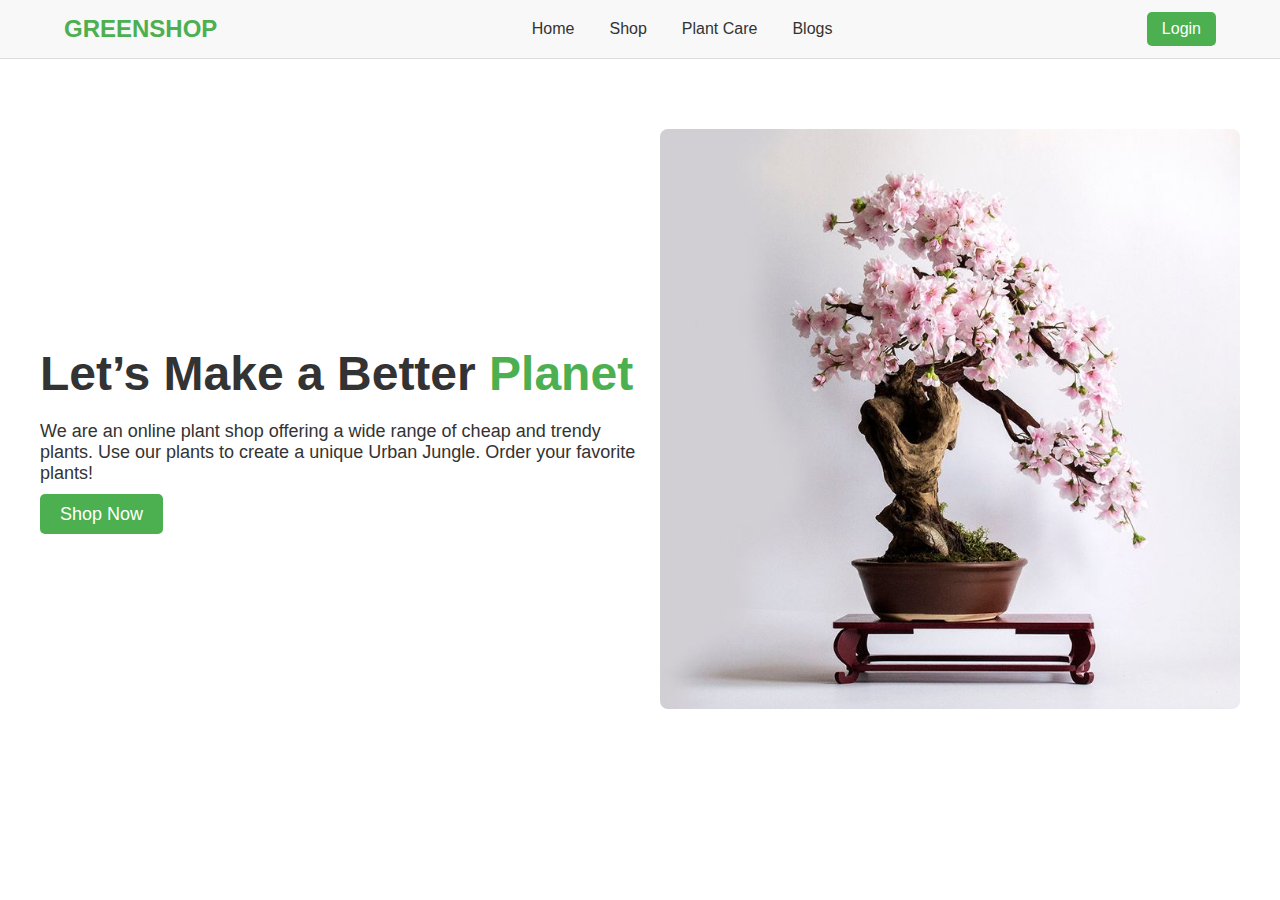
<file: hw10/index.html>
<!DOCTYPE html>
<html lang="en">
<head>
    <meta charset="UTF-8">
    <meta name="viewport" content="width=device-width, initial-scale=1.0">
    <title>GreenShop</title>
    <link rel="stylesheet" href="./styles/index.css">
</head>
<body>
    <header class="header">
        <div class="container header-content">
            <div class="logo">GREENSHOP</div>
            <nav class="nav">
                <ul class="menu">
                    <li><a href="#home">Home</a></li>
                    <li class="dropdown">
                        <a href="#shop">Shop</a>
                        <ul class="dropdown-menu">
                            <li><a href="#plants">Plants</a></li>
                            <li class="sub-dropdown">
                                <a href="#tools">Gardening Tools</a>
                                <ul class="sub-dropdown-menu">
                                    <li><a href="#shovels">Shovels</a></li>
                                    <li><a href="#scissors">Scissors</a></li>
                                </ul>
                            </li>
                            <li><a href="#accessories">Accessories</a></li>
                        </ul>
                    </li>
                    <li><a href="#plant-care">Plant Care</a></li>
                    <li><a href="#blogs">Blogs</a></li>
                </ul>
            </nav>
            <a href="#login" class="login-btn">Login</a>
        </div>
    </header>

    <section class="hero">
        <div class="container hero-content">
            <div class="hero-text">
                <h1>Let’s Make a Better <span>Planet</span></h1>
                <p>We are an online plant shop offering a wide range of cheap and trendy plants. Use our plants to create a unique Urban Jungle. Order your favorite plants!</p>
                <a href="#shop" class="btn">Shop Now</a>
            </div>
            <div class="hero-image">
                <img src="./img/sakura.jpg" alt="Plant in a pot">
            </div>
        </div>
    </section>
</body>
</html>
</file>
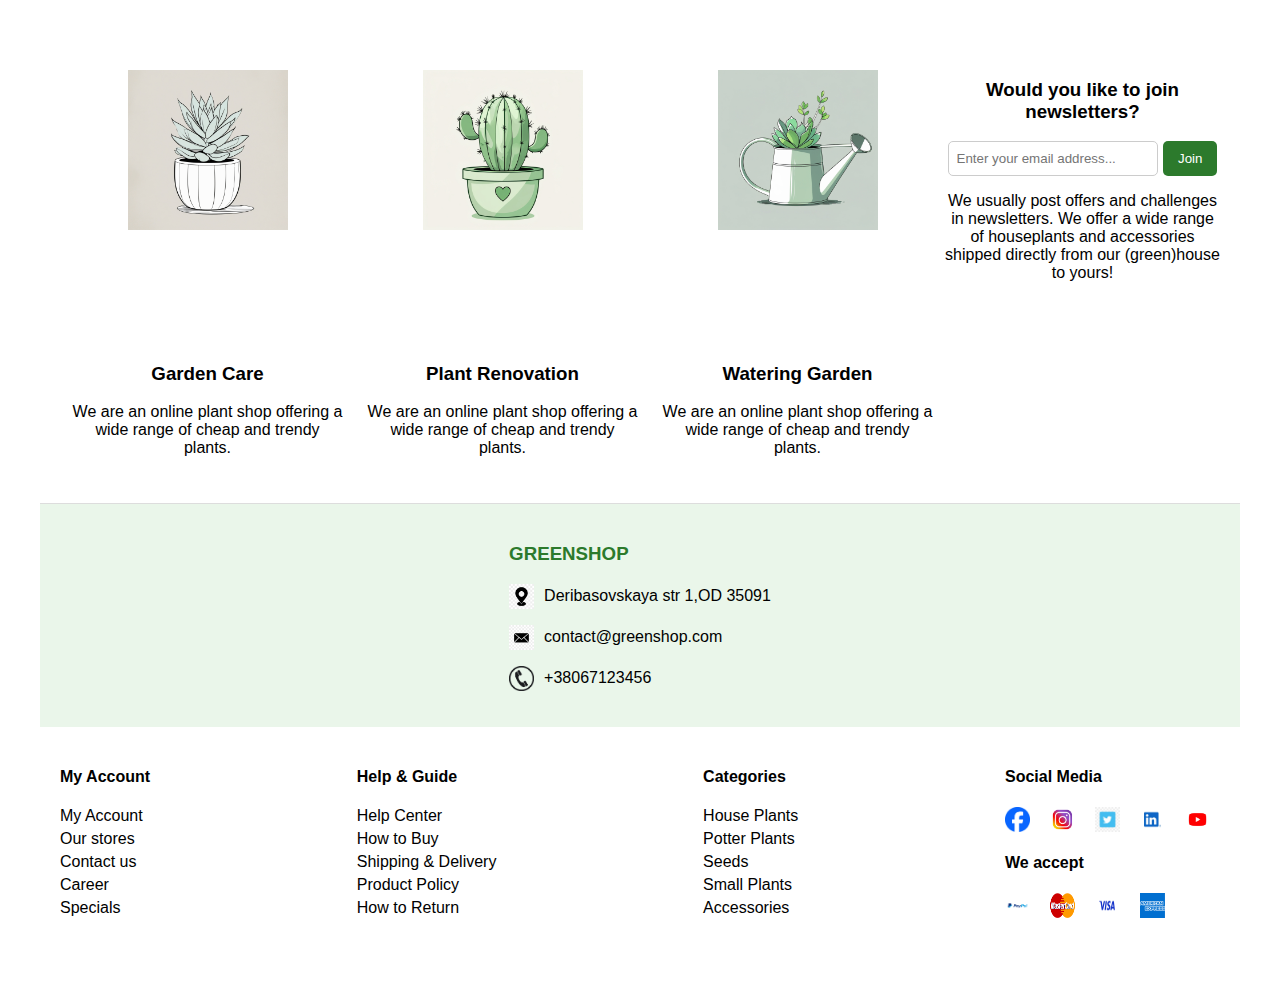
<file: hw11/index.html>
<!DOCTYPE html>
<html lang="ru">
<head>
    <meta charset="UTF-8">
    <meta name="viewport" content="width=device-width, initial-scale=1.0">
    <title>GREENSHOP Footer</title>
    <link rel="stylesheet" href="./styles/index.css">
</head>
<body>
    <footer>
        <div class="top-footer">
            <div class="feature">
                <img src="./img/care.jpg" alt="Garden Care">
                <h3>Garden Care</h3>
                <p>We are an online plant shop offering a wide range of cheap and trendy plants.</p>
            </div>
            <div class="feature">
                <img src="./img/Renovation.jpg" alt="Plant Renovation">
                <h3>Plant Renovation</h3>
                <p>We are an online plant shop offering a wide range of cheap and trendy plants.</p>
            </div>
            <div class="feature">
                <img src="./img/Watering.jpg" alt="Watering Garden">
                <h3>Watering Garden</h3>
                <p>We are an online plant shop offering a wide range of cheap and trendy plants.</p>
            </div>
            <div class="newsletter">
                <h3>Would you like to join newsletters?</h3>
                <div class="newsletter-input">
                    <input type="email" placeholder="Enter your email address...">
                    <button>Join</button>
                </div>
                <p>We usually post offers and challenges in newsletters. We offer a wide range of houseplants and accessories shipped directly from our (green)house to yours!</p>
            </div>
        </div>
        <div class="middle-footer">
            <div class="contact">
                <h3>GREENSHOP</h3>
                <p><img src="./img/location.jpg" class="icon" alt="Location"> Deribasovskaya str 1,OD 35091</p>
                <p><img src="./img/email.jpg" class="icon" alt="Email"> contact@greenshop.com</p>
                <p><img src="./img/phone.png" class="icon" alt="Phone"> +38067123456</p>
            </div>
        </div>
        <div class="bottom-footer">
            <div class="column">
                <h4>My Account</h4>
                <ul>
                    <li>My Account</li>
                    <li>Our stores</li>
                    <li>Contact us</li>
                    <li>Career</li>
                    <li>Specials</li>
                </ul>
            </div>
            <div class="column">
                <h4>Help & Guide</h4>
                <ul>
                    <li>Help Center</li>
                    <li>How to Buy</li>
                    <li>Shipping & Delivery</li>
                    <li>Product Policy</li>
                    <li>How to Return</li>
                </ul>
            </div>
            <div class="column">
                <h4>Categories</h4>
                <ul>
                    <li>House Plants</li>
                    <li>Potter Plants</li>
                    <li>Seeds</li>
                    <li>Small Plants</li>
                    <li>Accessories</li>
                </ul>
            </div>
            <div class="column">
                <h4>Social Media</h4>
                <div class="social-icons">
                    <img src="./img/facebook.png" class="icon" alt="Facebook">
                    <img src="./img/instagram-.webp" class="icon" alt="Instagram">
                    <img src="./img/twitter.png" class="icon" alt="Twitter">
                    <img src="./img/linkedin.jpg" class="icon" alt="LinkedIn">
                    <img src="./img/youtube.avif" class="icon" alt="YouTube">
                </div>
                <h4>We accept</h4>
                <div class="payment-icons">
                    <img src="./img/paypal.png" class="icon" alt="PayPal">
                    <img src="./img/mastercard.png" class="icon" alt="Mastercard">
                    <img src="./img/visa.webp" class="icon" alt="Visa">
                    <img src="./img/amex.svg" class="icon" alt="Amex">
                </div>
            </div>
        </div>
    </footer>
</body>
</html>
</file>
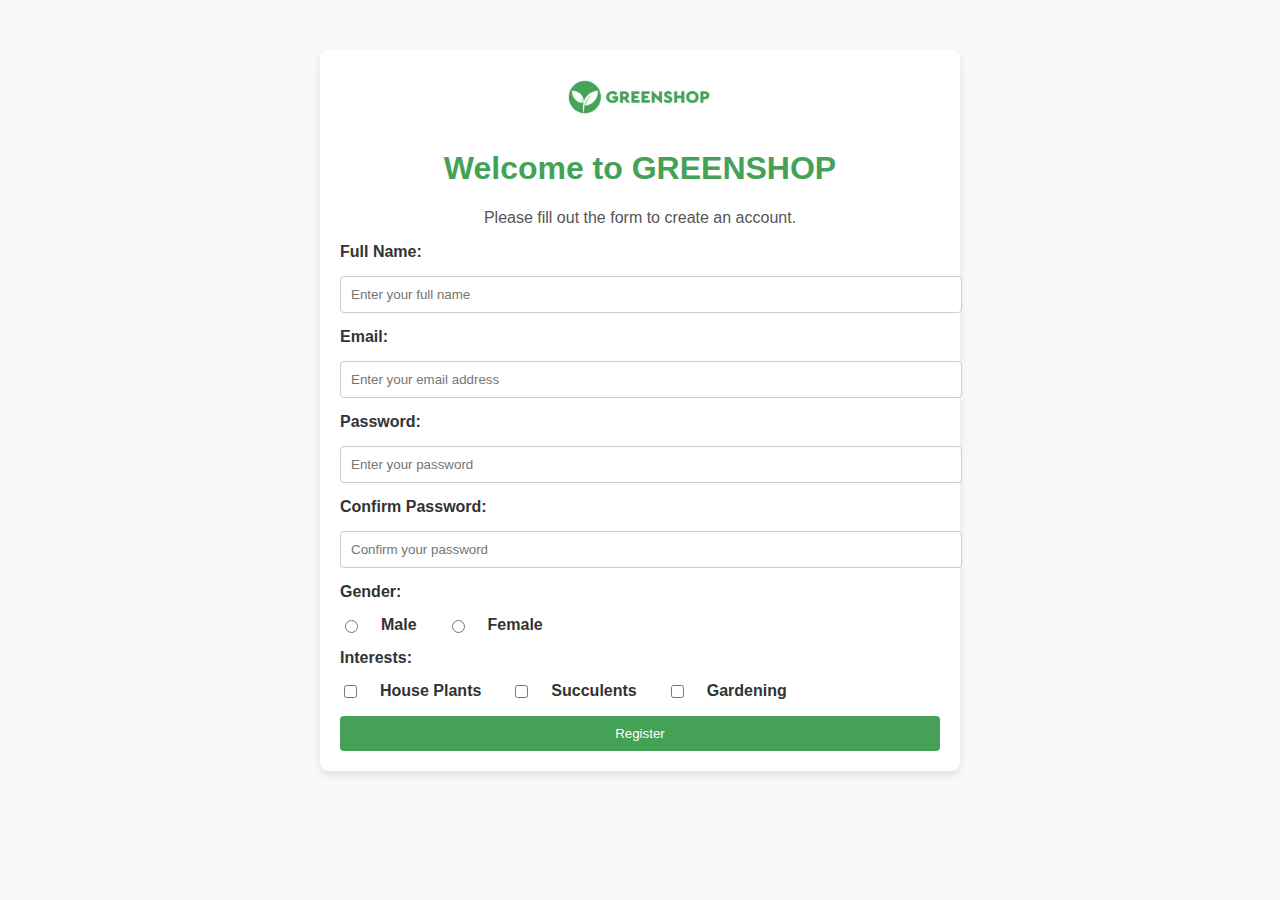
<file: hw5/index.html>
<!DOCTYPE html>
<html lang="en">
<head>
    <meta charset="UTF-8">
    <meta name="viewport" content="width=device-width, initial-scale=1.0">
    <title>GREENSHOP Registration</title>
    <link rel="stylesheet" href="./styles/index.css">
</head>
<body>
    <div class="container">
        <div class="logo">
            <img src="./img/photo_2025-01-07_00-09-05.jpg" alt="GREENSHOP Logo">
        </div>

        <h1>Welcome to GREENSHOP</h1>
        <p>Please fill out the form to create an account.</p>

        <form action="#" method="POST">
            <label for="name">Full Name:</label>
            <input type="text" id="name" name="name" placeholder="Enter your full name" required>

            <label for="email">Email:</label>
            <input type="email" id="email" name="email" placeholder="Enter your email address" required>

            <label for="password">Password:</label>
            <input type="password" id="password" name="password" placeholder="Enter your password" required>

            <label for="confirm-password">Confirm Password:</label>
            <input type="password" id="confirm-password" name="confirm-password" placeholder="Confirm your password" required>

            <label>Gender:</label>
            <div class="gender">
                <input type="radio" id="male" name="gender" value="male" required>
                <label for="male">Male</label>
                <input type="radio" id="female" name="gender" value="female" required>
                <label for="female">Female</label>
            </div>

            <label>Interests:</label>
            <div class="interests">
                <input type="checkbox" id="houseplants" name="interests" value="houseplants">
                <label for="houseplants">House Plants</label>
                <input type="checkbox" id="succulents" name="interests" value="succulents">
                <label for="succulents">Succulents</label>
                <input type="checkbox" id="gardening" name="interests" value="gardening">
                <label for="gardening">Gardening</label>
            </div>

            <button type="submit">Register</button>
        </form>
    </div>
</body>
</html>
</file>
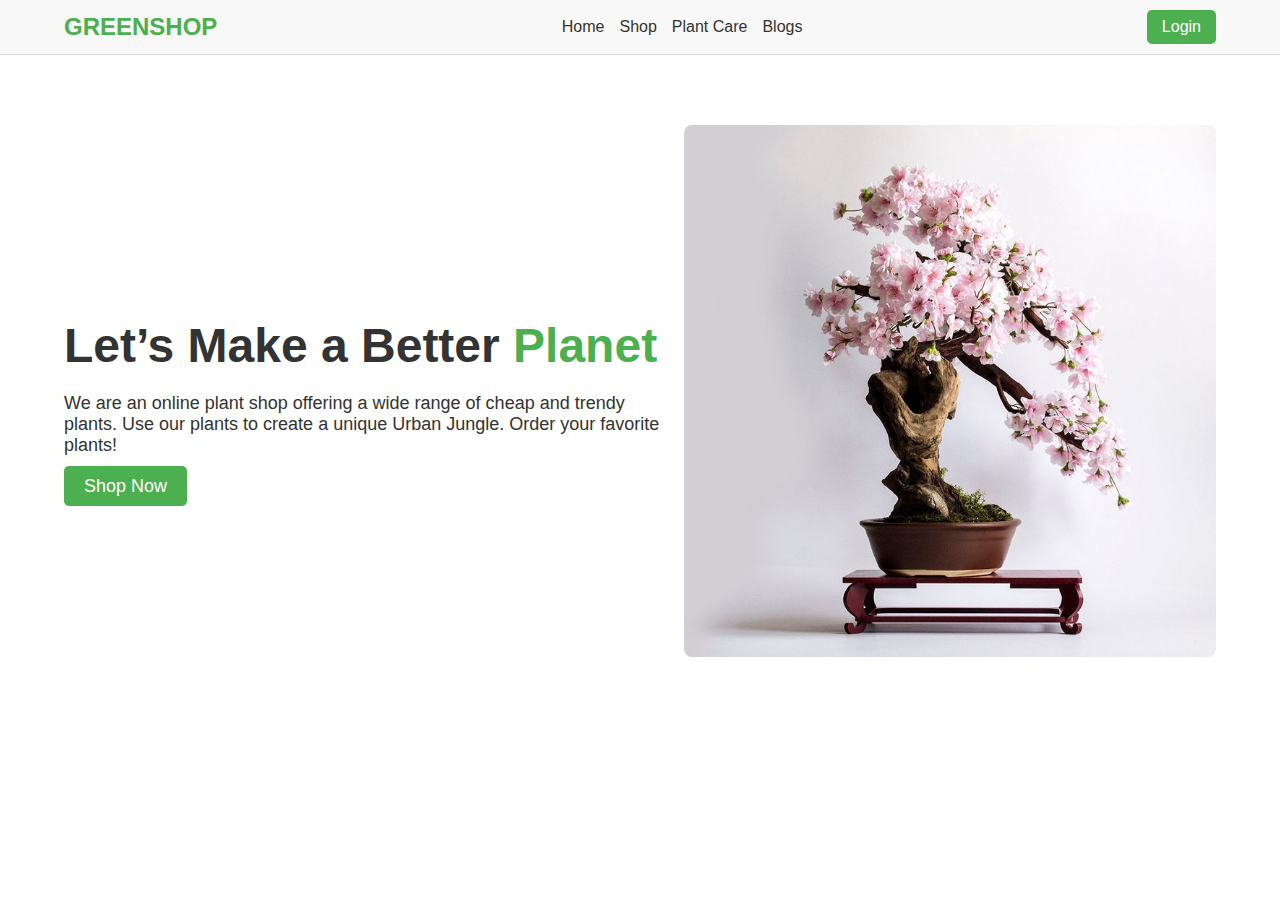
<file: hw6/index.html>
<!DOCTYPE html>
<html lang="en">
<head>
    <meta charset="UTF-8">
    <meta name="viewport" content="width=device-width, initial-scale=1.0, minimum-scale=1.0, maximum-scale=1.0">
    <title>GreenShop</title>
    <link rel="stylesheet" href="./style/index.css">
</head>
<body>
    <header class="header">
        <div class="container header-content">
            <div class="logo">GREENSHOP</div>
            <nav class="nav">
                <a href="#home">Home</a>
                <a href="#shop">Shop</a>
                <a href="#plant-care">Plant Care</a>
                <a href="#blogs">Blogs</a>
            </nav>
            <a href="#login" class="login-btn">Login</a>
        </div>
    </header>

    <section class="hero">
        <div class="container">
            <div class="hero-content">
                <div class="hero-text">
                    <h1>Let’s Make a Better <span>Planet</span></h1>
                    <p>We are an online plant shop offering a wide range of cheap and trendy plants. Use our plants to create a unique Urban Jungle. Order your favorite plants!</p>
                    <a href="#shop" class="btn">Shop Now</a>
                </div>
                <div class="hero-image">
                    <img src="./img/sakura.jpg" alt="Plant in a pot">
                </div>
            </div>
        </div>
    </section>
</body>
</html>
</file>
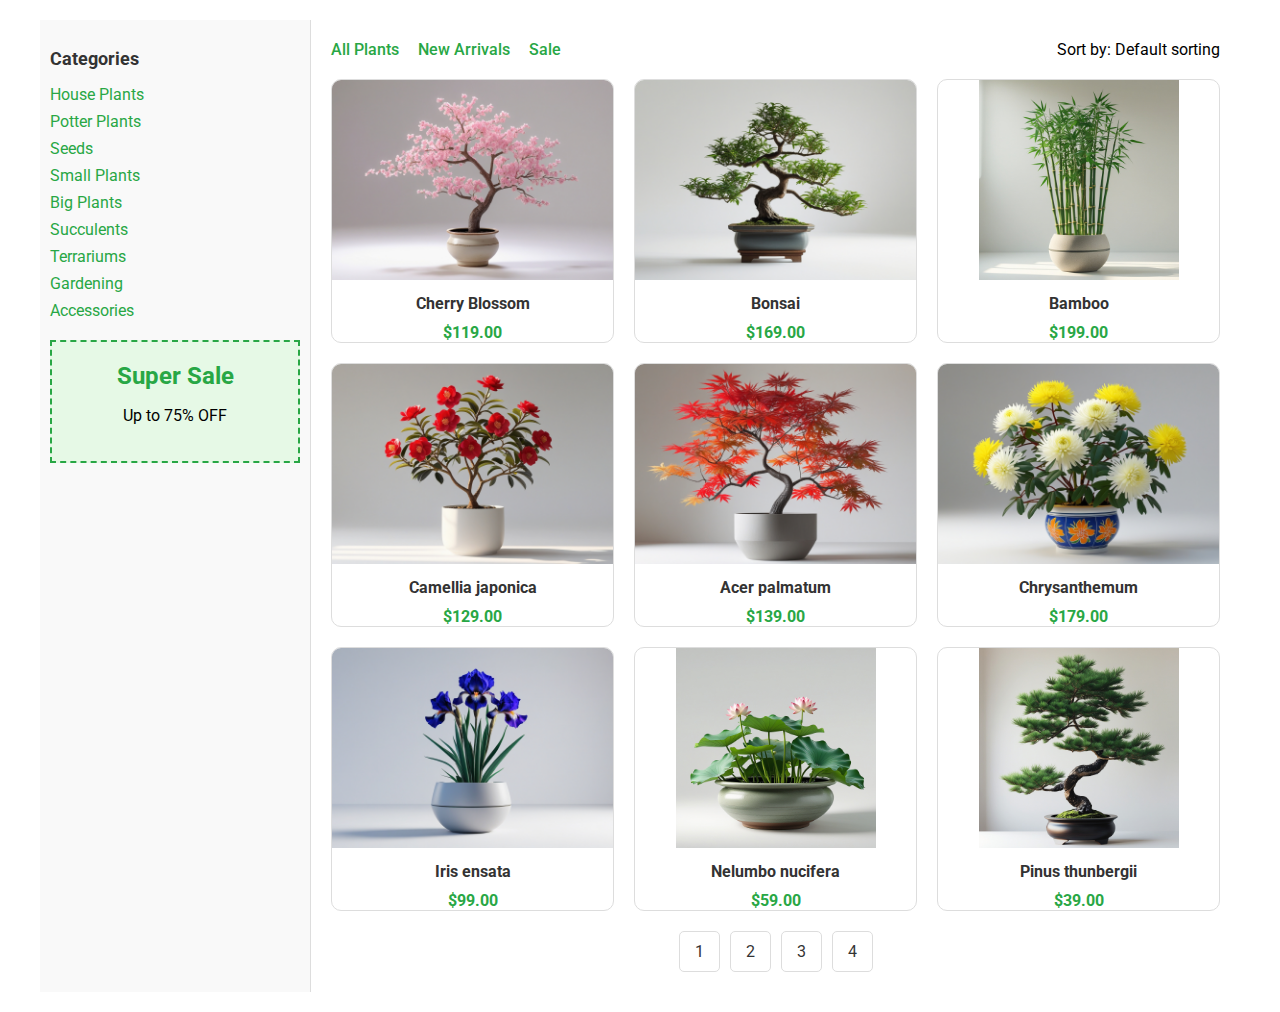
<file: hw7/index.html>
<!DOCTYPE html>
<html lang="en">
<head>
    <meta charset="UTF-8">
    <meta name="viewport" content="width=device-width, initial-scale=1.0">
    <title>GREENSHOP</title>
    <link href="https://fonts.googleapis.com/css2?family=Roboto:wght@400;500;700&display=swap" rel="stylesheet">
    <link rel="stylesheet" href="./style/index.css">
    
</head>
<body>
    <div class="container">
        <div class="sidebar">
            <h3>Categories</h3>
            <ul>
                <li><a href="#">House Plants</a></li>
                <li><a href="#">Potter Plants</a></li>
                <li><a href="#">Seeds</a></li>
                <li><a href="#">Small Plants</a></li>
                <li><a href="#">Big Plants</a></li>
                <li><a href="#">Succulents</a></li>
                <li><a href="#">Terrariums</a></li>
                <li><a href="#">Gardening</a></li>
                <li><a href="#">Accessories</a></li>
            </ul>

            <div class="sale-banner">
                <h2>Super Sale</h2>
                <p>Up to 75% OFF</p>
            </div>
        </div>

        <div class="main-content">
            <div class="filters">
                <div>
                    <a href="#">All Plants</a>
                    <a href="#">New Arrivals</a>
                    <a href="#">Sale</a>
                </div>
                <div>
                    <span>Sort by: Default sorting</span>
                </div>
            </div>

            <div class="product-grid">
                <div class="product">
                    <img src="./img/sakura.jpg" alt="Cherry Blossom">
                    <h4>Cherry Blossom</h4>
                    <span>$119.00</span>
                </div>
                <div class="product">
                    <img src="./img/bonsai.jpg" alt="Bonsai">
                    <h4>Bonsai</h4>
                    <span>$169.00</span>
                </div>
                <div class="product">
                    <img src="./img/bamboo.jpg" alt="Bamboo">
                    <h4>Bamboo</h4>
                    <span>$199.00</span>
                </div>
                <div class="product">
                    <img src="./img/camelia.jpg" alt="Camellia japonica">
                    <h4>Camellia japonica</h4>
                    <span>$129.00</span>
                </div>
                <div class="product">
                    <img src="./img/Klen.jpg" alt="Acer palmatum">
                    <h4>Acer palmatum</h4>
                    <span>$139.00</span>
                </div>
                <div class="product">
                    <img src="./img/chrysantema.jpg" alt="Chrysanthemum">
                    <h4>Chrysanthemum</h4>
                    <span>$179.00</span>
                </div>
                <div class="product">
                    <img src="./img/iris.jpg" alt="Iris ensata">
                    <h4>Iris ensata</h4>
                    <span>$99.00</span>
                </div>
                <div class="product">
                    <img src="./img/lily.jpg" alt="Nelumbo nucifera">
                    <h4>Nelumbo nucifera</h4>
                    <span>$59.00</span>
                </div>
                <div class="product">
                    <img src="./img/sosna.jpg" alt="Pinus thunbergii">
                    <h4>Pinus thunbergii</h4>
                    <span>$39.00</span>
                </div>
            </div>

            <div class="pagination">
                <a href="#">1</a>
                <a href="#">2</a>
                <a href="#">3</a>
                <a href="#">4</a>
            </div>
        </div>
    </div>
</body>
</html>
</file>
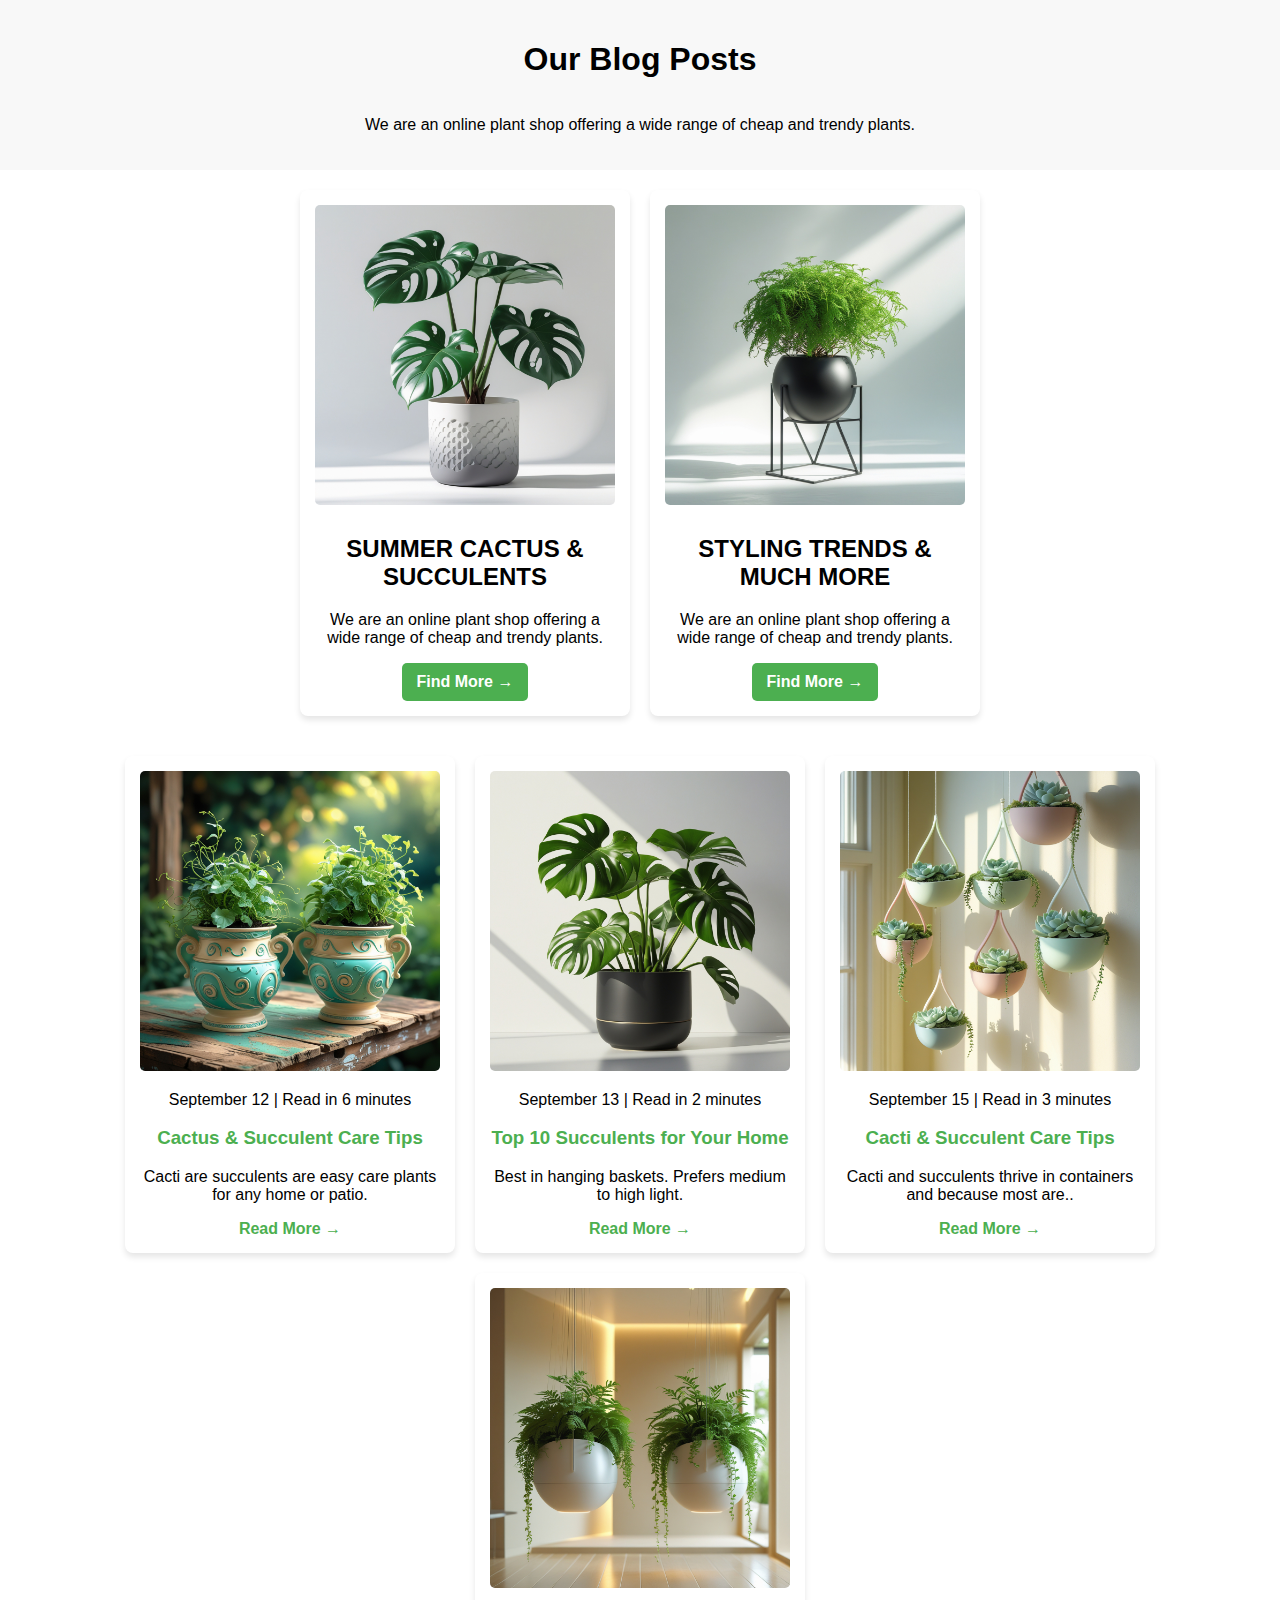
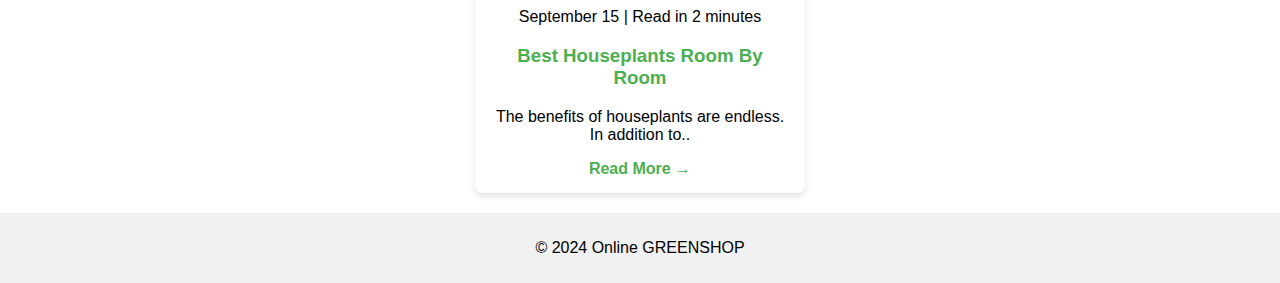
<file: hw8/index.html>
<!DOCTYPE html>
<html lang="en">
<head>
    <meta charset="UTF-8">
    <meta name="viewport" content="width=device-width, initial-scale=1.0">
    <title>GRENSHOP</title>
    <link rel="stylesheet" href="./style/index.css">
</head>
<body>
    <header>
        <h1>Our Blog Posts</h1>
        <p>We are an online plant shop offering a wide range of cheap and trendy plants.</p>
    </header>
    <section class="promo">
        <div class="promo-item">
            <img src="./img/succulents.jpg" alt="Summer Cactus & Succulents">
            <div>
                <h2>SUMMER CACTUS & SUCCULENTS</h2>
                <p>We are an online plant shop offering a wide range of cheap and trendy plants.</p>
                <a href="#" class="btn">Find More →</a>
            </div>
        </div>
        <div class="promo-item">
            <img src="./img/styling.jpg" alt="Styling Trends & Much More">
            <div>
                <h2>STYLING TRENDS & MUCH MORE</h2>
                <p>We are an online plant shop offering a wide range of cheap and trendy plants.</p>
                <a href="#" class="btn">Find More →</a>
            </div>
        </div>
    </section>
    <section class="blog">
        <div class="blog-posts">
            <div class="post">
                <img src="./img/care.jpg" alt="Cactus & Succulent Care Tips">
                <p>September 12 | Read in 6 minutes</p>
                <h3>Cactus & Succulent Care Tips</h3>
                <p>Cacti are succulents are easy care plants for any home or patio.</p>
                <a href="#">Read More →</a>
            </div>
            <div class="post">
                <img src="./img/top10.jpg" alt="Top 10 Succulents for Your Home">
                <p>September 13 | Read in 2 minutes</p>
                <h3>Top 10 Succulents for Your Home</h3>
                <p>Best in hanging baskets. Prefers medium to high light.</p>
                <a href="#">Read More →</a>
            </div>
            <div class="post">
                <img src="./img/care2.jpg" alt="Cacti & Succulent Care Tips">
                <p>September 15 | Read in 3 minutes</p>
                <h3>Cacti & Succulent Care Tips</h3>
                <p>Cacti and succulents thrive in containers and because most are..</p>
                <a href="#">Read More →</a>
            </div>
            <div class="post">
                <img src="./img/best.jpg" alt="Best Houseplants Room By Room">
                <p>September 15 | Read in 2 minutes</p>
                <h3>Best Houseplants Room By Room</h3>
                <p>The benefits of houseplants are endless. In addition to..</p>
                <a href="#">Read More →</a>
            </div>
        </div>
    </section>
    <footer>
        <p>&copy; 2024 Online GREENSHOP</p>
    </footer>
</body>
</html>
</file>
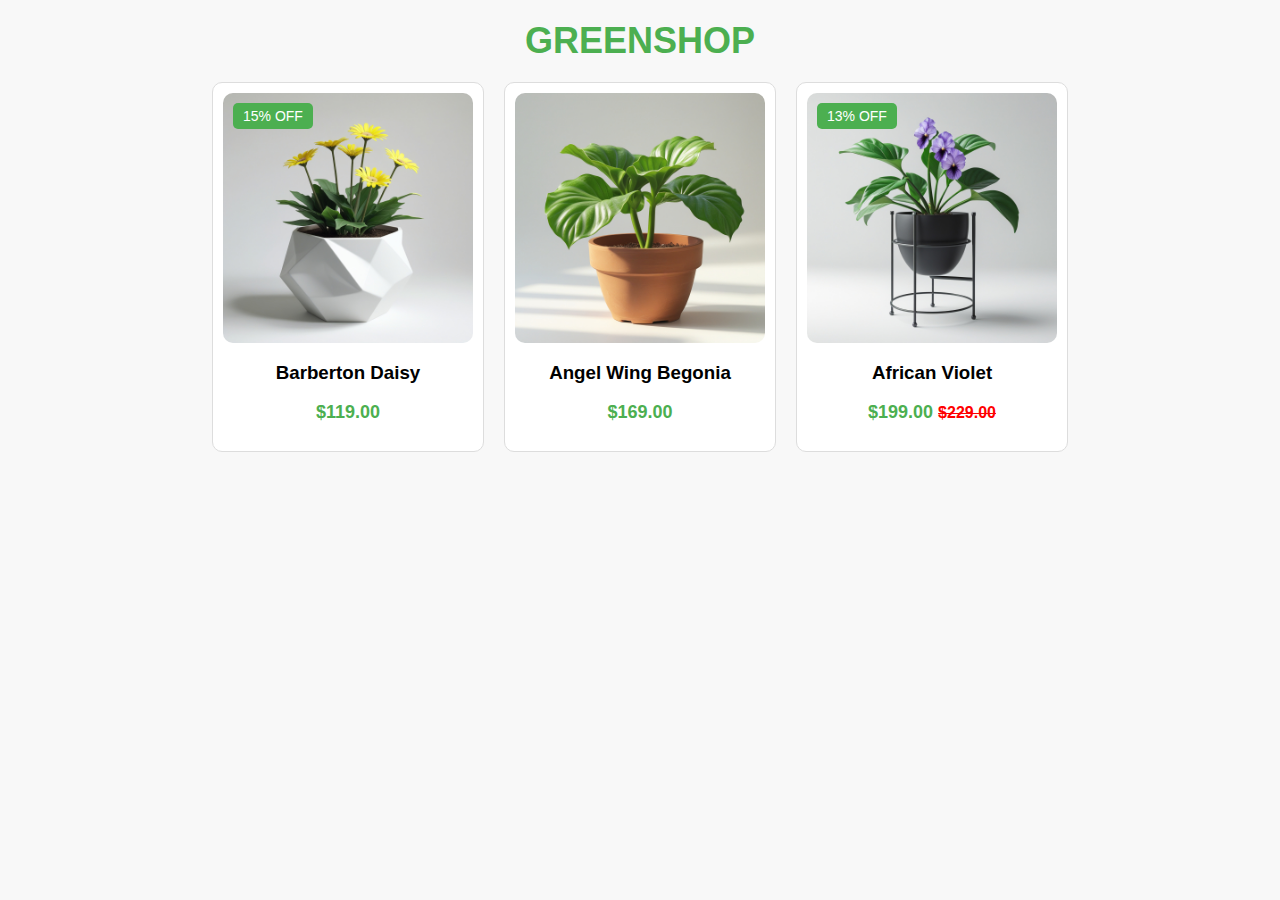
<file: hw9/index.html>
<!DOCTYPE html>
<html lang="uk">
<head>
    <meta charset="UTF-8">
    <meta name="viewport" content="width=device-width, initial-scale=1.0">
    <title>GREENSHOP</title>
    <link rel="stylesheet" href="./style/index.css">
</head>
<body>
    <header>
        <h1>GREENSHOP</h1>
    </header>
    
    <div class="product-container">
        <div class="product-card">
            <div class="product-image">
                <img src="./img/yellow.jpg" alt="Barberton Daisy">
                <span class="discount-badge">15% OFF</span>
                <div class="hover-icons">
                    <a href="#" class="icon">🔍</a>
                    <a href="#" class="icon">🛒</a>
                </div>
            </div>
            <h3>Barberton Daisy</h3>
            <p class="price">$119.00</p>
        </div>

        <div class="product-card">
            <div class="product-image">
                <img src="./img/green.jpg" alt="Angel Wing Begonia">
                <div class="hover-icons">
                    <a href="#" class="icon">🔍</a>
                    <a href="#" class="icon">🛒</a>
                </div>
            </div>
            <h3>Angel Wing Begonia</h3>
            <p class="price">$169.00</p>
        </div>

        <div class="product-card">
            <div class="product-image">
                <img src="./img/violet.jpg" alt="African Violet">
                <span class="discount-badge">13% OFF</span>
                <div class="hover-icons">
                    <a href="#" class="icon">🔍</a>
                    <a href="#" class="icon">🛒</a>
                </div>
            </div>
            <h3>African Violet</h3>
            <p class="price">$199.00 <span class="old-price">$229.00</span></p>
        </div>
    </div>
</body>
</html>
</file>
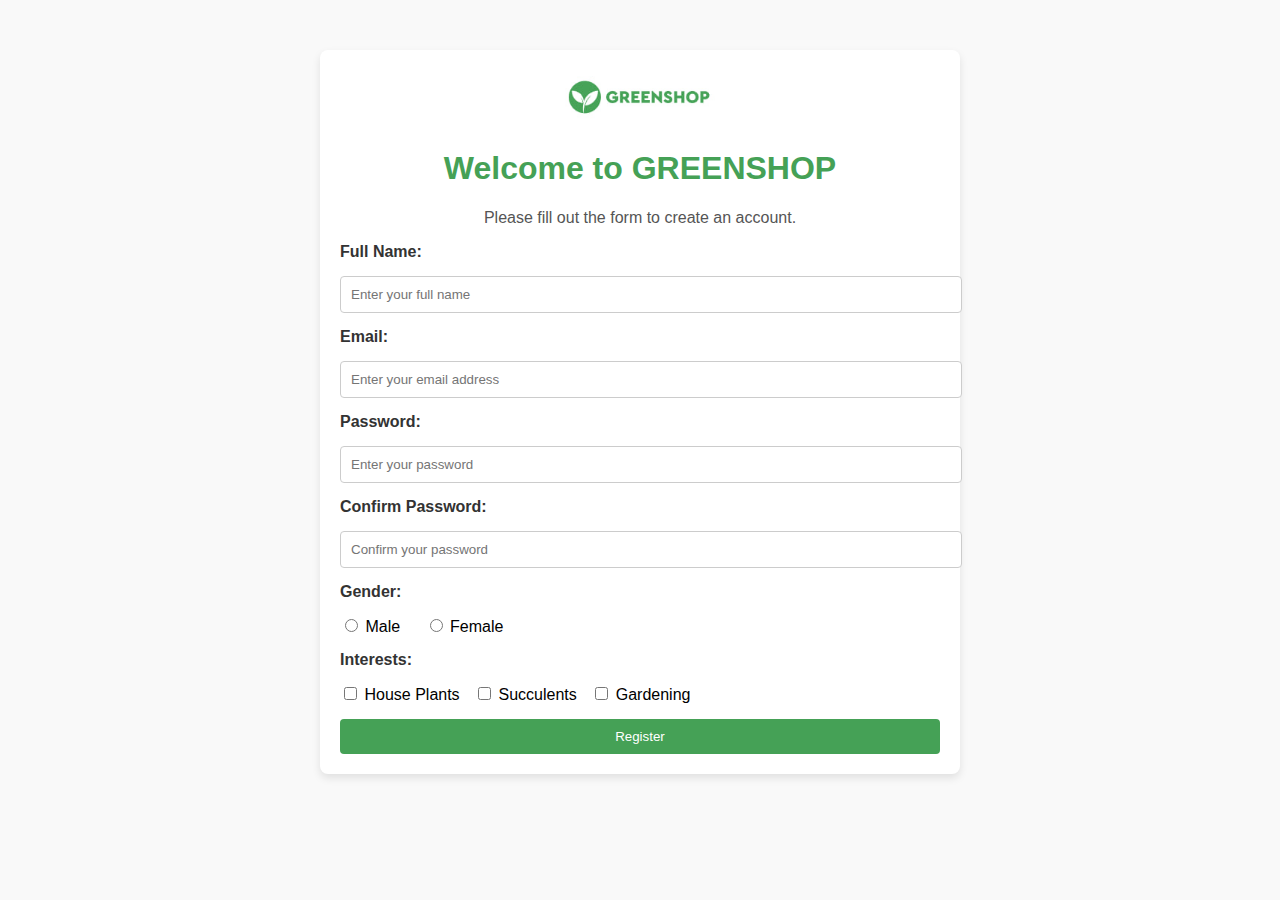
<file: greenshop/regisrtation/index.html>
<!DOCTYPE html>
<html lang="en">
<head>
    <meta charset="UTF-8">
    <meta name="viewport" content="width=device-width, initial-scale=1.0">
    <title>GREENSHOP Registration</title>
</head>
<body style="font-family: Arial, sans-serif; background-color: #f9f9f9; margin: 0; padding: 0;">
    <div style="max-width: 600px; margin: 50px auto; background: #fff; border-radius: 8px; box-shadow: 0 4px 8px rgba(0, 0, 0, 0.1); padding: 20px;">
        
        <div style="text-align: center; margin-bottom: 20px;">
            <img src="./img/photo_2024-12-27_03-51-50.jpg" alt="GREENSHOP Logo" style="max-width: 150px;">
        </div>

        <h1 style="text-align: center; color: #45a156;">Welcome to GREENSHOP</h1>
        <p style="text-align: center; color: #555;">Please fill out the form to create an account.</p>

        <form action="#" method="POST" style="display: flex; flex-direction: column; gap: 15px;">
            
            <label for="name" style="font-weight: bold; color: #333;">Full Name:</label>
            <input type="text" id="name" name="name" placeholder="Enter your full name" required
                   style="width: 100%; padding: 10px; border: 1px solid #ccc; border-radius: 4px;">

            
            <label for="email" style="font-weight: bold; color: #333;">Email:</label>
            <input type="email" id="email" name="email" placeholder="Enter your email address" required
                   style="width: 100%; padding: 10px; border: 1px solid #ccc; border-radius: 4px;">

           
            <label for="password" style="font-weight: bold; color: #333;">Password:</label>
            <input type="password" id="password" name="password" placeholder="Enter your password" required
                   style="width: 100%; padding: 10px; border: 1px solid #ccc; border-radius: 4px;">

            
            <label for="confirm-password" style="font-weight: bold; color: #333;">Confirm Password:</label>
            <input type="password" id="confirm-password" name="confirm-password" placeholder="Confirm your password" required
                   style="width: 100%; padding: 10px; border: 1px solid #ccc; border-radius: 4px;">

            
            <label style="font-weight: bold; color: #333;">Gender:</label>
            <div>
                <input type="radio" id="male" name="gender" value="male" required>
                <label for="male" style="margin-right: 20px;">Male</label>
                <input type="radio" id="female" name="gender" value="female" required>
                <label for="female">Female</label>
            </div>

            
            <label style="font-weight: bold; color: #333;">Interests:</label>
            <div>
                <input type="checkbox" id="houseplants" name="interests" value="houseplants">
                <label for="houseplants" style="margin-right: 10px;">House Plants</label>
                <input type="checkbox" id="succulents" name="interests" value="succulents">
                <label for="succulents" style="margin-right: 10px;">Succulents</label>
                <input type="checkbox" id="gardening" name="interests" value="gardening">
                <label for="gardening">Gardening</label>
            </div>

            
            <button type="submit" style="background-color: #45a156; color: white; padding: 10px 20px; border: none; border-radius: 4px; cursor: pointer;">Register</button>
        </form>
    </div>
</body>
</html>
</file>
<file: hw10/styles/index.css>
body {
    margin: 0;
    font-family: Arial, sans-serif;
    color: #333;
}

.container {
    width: 90%;
    max-width: 1200px;
    margin: 0 auto;
}

.header {
    background-color: #f8f8f8;
    padding: 10px 0;
    border-bottom: 1px solid #ddd;
}

.header-content {
    display: flex;
    justify-content: space-between;
    align-items: center;
}

.logo {
    font-size: 24px;
    font-weight: bold;
    color: #4CAF50;
}

.menu {
    list-style: none;
    display: flex;
    gap: 15px;
    margin: 0;
    padding: 0;
}

.menu li {
    position: relative;
}

.menu a {
    text-decoration: none;
    color: #333;
    font-size: 16px;
    padding: 10px;
    display: block;
}

.menu a:hover {
    color: #4CAF50;
}

.dropdown-menu {
    position: absolute;
    top: 100%;
    left: 0;
    background-color: white;
    list-style: none;
    padding: 0;
    margin: 0;
    border: 1px solid #ddd;
    display: none;
    min-width: 150px;
    z-index: 1000;
}

.dropdown:hover .dropdown-menu {
    display: block;
}

.dropdown-menu li {
    position: relative;
}

.sub-dropdown-menu {
    position: absolute;
    top: 0;
    left: 100%;
    background-color: white;
    list-style: none;
    padding: 0;
    margin: 0;
    border: 1px solid #ddd;
    display: none;
    min-width: 150px;
    z-index: 1000;
}

.sub-dropdown:hover .sub-dropdown-menu {
    display: block;
}

/* Hero section */
.hero {
    margin-top: 20px;
    display: flex;
    align-items: center;
    justify-content: center;
    padding: 50px 0;
}

.hero-content {
    display: flex;
    flex-wrap: wrap;
    gap: 20px;
    align-items: center;
    justify-content: space-between;
    width: 100%;
}

.hero-text {
    flex: 1 1 50%;
    max-width: 600px;
    text-align: left;
}

.hero-text h1 {
    font-size: 48px;
    color: #333;
    margin-bottom: 20px;
}

.hero-text h1 span {
    color: #4CAF50;
}

.hero-text p {
    font-size: 18px;
    margin-bottom: 20px;
}

.hero-text .btn {
    padding: 10px 20px;
    background-color: #4CAF50;
    color: white;
    text-decoration: none;
    border-radius: 5px;
    font-size: 18px;
}

.hero-text .btn:hover {
    background-color: #45a049;
}

.hero-image {
    flex: 1 1 40%;
    text-align: center;
}

.hero-image img {
    max-width: 100%;
    height: auto;
    display: block;
    border-radius: 8px;
}

/* Кнопка входа */
.login-btn {
    padding: 8px 15px;
    background-color: #4CAF50;
    color: white;
    text-decoration: none;
    border-radius: 5px;
    font-size: 16px;
    transition: background-color 0.3s ease;
}

.login-btn:hover {
    background-color: #45a049;
}

/* Адаптивность */
@media (max-width: 768px) {
    .menu {
        flex-direction: column;
        gap: 10px;
    }

    .dropdown-menu,
    .sub-dropdown-menu {
        position: static;
        display: none;
    }

    .dropdown:hover .dropdown-menu,
    .sub-dropdown:hover .sub-dropdown-menu {
        display: block;
    }

    .hero-content {
        flex-direction: column;
        text-align: center;
    }

    .hero-text, .hero-image {
        flex: 1 1 100%;
    }

    .hero-text h1 {
        font-size: 36px;
    }

    .hero-text p {
        font-size: 16px;
    }
}
</file>
<file: hw11/styles/index.css>
body {
    font-family: Arial, sans-serif;
    margin: 0;
    padding: 0;
    background-color: #f9f9f9;
}
footer {
    background-color: #fff;
    padding: 40px;
}
.top-footer {
    display: flex;
    justify-content: space-between;
    padding: 20px;
    border-bottom: 1px solid #ddd;
}
.feature {
    text-align: center;
    flex: 1;
    padding: 10px;
}
.feature img {
    width: 160px;
    height: 160px;
    margin-bottom: 110px;
}
.newsletter {
    flex: 1;
    text-align: center;
}
.newsletter-input {
    display: flex;
    justify-content: center;
    margin: 10px 0;
}
.newsletter input {
    width: 70%;
    padding: 8px;
    border: 1px solid #ccc;
    border-radius: 5px;
}
.newsletter button {
    background-color: #2c7a2c;
    color: white;
    border: none;
    padding: 10px 15px;
    margin-left: 5px;
    cursor: pointer;
    border-radius: 5px;
}
.middle-footer {
    display: flex;
    justify-content: center;
    padding: 20px;
    background-color: #eaf6ea;
}
.contact h3 {
    color: #2c7a2c;
}
.contact p {
    display: flex;
    align-items: center;
}
.icon {
    width: 25px;
    height: 25px;
    margin-right: 10px;
}
.bottom-footer {
    display: flex;
    justify-content: space-between;
    padding: 20px;
}
.column ul {
    list-style-type: none;
    padding: 0;
}
.column ul li {
    margin: 5px 0;
}
.social-icons, .payment-icons {
    display: flex;
    gap: 10px;
    margin-top: 10px;
}
.icon img {
    width: 30px;
    height: 30px;
}
</file>
<file: hw5/styles/index.css>
body {
    font-family: Arial, sans-serif;
    background-color: #f9f9f9;
    margin: 0;
    padding: 0;
}

.container {
    max-width: 600px;
    margin: 50px auto;
    background: #fff;
    border-radius: 8px;
    box-shadow: 0 4px 8px rgba(0, 0, 0, 0.1);
    padding: 20px;
}

.logo {
    text-align: center;
    margin-bottom: 20px;
}

.logo img {
    max-width: 150px;
}

h1 {
    text-align: center;
    color: #45a156;
}

p {
    text-align: center;
    color: #555;
}

form {
    display: flex;
    flex-direction: column;
    gap: 15px;
}

label {
    font-weight: bold;
    color: #333;
}

input[type="text"],
input[type="email"],
input[type="password"] {
    width: 100%;
    padding: 10px;
    border: 1px solid #ccc;
    border-radius: 4px;
}

button {
    background-color: #45a156;
    color: white;
    padding: 10px 20px;
    border: none;
    border-radius: 4px;
    cursor: pointer;
}

button:hover {
    background-color: #3a8e4d;
}

.gender,
.interests {
    display: flex;
    gap: 20px;
}

.gender label,
.interests label {
    margin-right: 10px;
}
</file>
<file: hw6/style/index.css>
body {
    margin: 0;
    font-family: Arial, sans-serif;
    color: #333;
}

.container {
    width: 90%;
    max-width: 1200px;
    margin: 0 auto;
}


.header {
    background-color: #f8f8f8;
    padding: 10px 0;
    border-bottom: 1px solid #ddd; 
}

.header-content {
    display: flex;
    justify-content: space-between;
    align-items: center;
}

.logo {
    font-size: 24px;
    font-weight: bold;
    color: #4CAF50;
}

.nav {
    display: flex;
    gap: 15px;
}

.nav a {
    text-decoration: none;
    color: #333;
    font-size: 16px;
}

.nav a:hover {
    color: #4CAF50;
}

.login-btn {
    padding: 8px 15px;
    background-color: #4CAF50;
    color: white;
    text-decoration: none;
    border-radius: 5px;
    font-size: 16px;
    transition: background-color 0.3s ease;
}

.login-btn:hover {
    background-color: #45a049;
}


.hero {
    margin-top: 20px;
    display: flex;
    align-items: center;
    justify-content: center;
    padding: 50px 0;
}

.hero-content {
    display: flex;
    flex-wrap: wrap;
    gap: 20px;
    align-items: center;
    justify-content: space-between;
    width: 100%;
}

.hero-text {
    flex: 1 1 50%;
    max-width: 600px;
    text-align: left;
}

.hero-text h1 {
    font-size: 48px;
    color: #333;
    margin-bottom: 20px;
}

.hero-text h1 span {
    color: #4CAF50;
}

.hero-text p {
    font-size: 18px;
    margin-bottom: 20px;
}

.hero-text .btn {
    padding: 10px 20px;
    background-color: #4CAF50;
    color: white;
    text-decoration: none;
    border-radius: 5px;
    font-size: 18px;
}

.hero-text .btn:hover {
    background-color: #45a049;
}

.hero-image {
    flex: 1 1 40%;
    text-align: center;
}

.hero-image img {
    max-width: 100%;
    height: auto;
    display: block;
    border-radius: 8px;
}


@media (max-width: 768px) {
    .hero-content {
        flex-direction: column;
        text-align: center;
    }

    .hero-text, .hero-image {
        flex: 1 1 100%;
    }

    .hero-text h1 {
        font-size: 36px;
    }

    .hero-text p {
        font-size: 16px;
    }
}
</file>
<file: hw7/style/index.css>
body {
    font-family: 'Roboto', sans-serif;
    margin: 0;
    padding: 0;
    box-sizing: border-box;
}

.container {
    display: flex;
    flex-direction: row;
    width: 100%;
    margin: 0 auto;
    padding: 20px;
    max-width: 1200px;
}

.sidebar {
    flex: 1;
    max-width: 250px;
    padding: 10px;
    background-color: #f9f9f9;
    border-right: 1px solid #ddd;
}

.sidebar h3 {
    font-size: 18px;
    margin-bottom: 10px;
    color: #333;
}

.sidebar ul {
    list-style: none;
    padding: 0;
}

.sidebar ul li {
    margin: 8px 0;
}

.sidebar ul li a {
    text-decoration: none;
    color: #28a745;
}

.main-content {
    flex: 3;
    padding: 20px;
}

.filters {
    display: flex;
    justify-content: space-between;
    align-items: center;
    margin-bottom: 20px;
}

.filters a {
    margin-right: 15px;
    text-decoration: none;
    color: #28a745;
    font-weight: 500;
}

.product-grid {
    display: grid;
    grid-template-columns: repeat(auto-fill, minmax(250px, 1fr));
    gap: 20px;
}

.product {
    border: 1px solid #ddd;
    border-radius: 10px;
    overflow: hidden;
    text-align: center;
    background: white;
    transition: transform 0.3s ease;
}

.product:hover {
    transform: translateY(-5px);
    box-shadow: 0 5px 15px rgba(0, 0, 0, 0.1);
}

.product img {
    max-width: 100%;
    height: 200px;
    object-fit: cover;
}

.product h4 {
    font-size: 16px;
    margin: 10px 0;
    color: #333;
}

.product span {
    color: #28a745;
    font-weight: bold;
}

.sale-banner {
    margin: 20px 0;
    padding: 20px;
    background: #e6f9e6;
    text-align: center;
    border: 2px dashed #28a745;
}

.sale-banner h2 {
    margin: 0;
    color: #28a745;
    font-size: 24px;
}

.pagination {
    display: flex;
    justify-content: center;
    margin-top: 20px;
}

.pagination a {
    text-decoration: none;
    margin: 0 5px;
    padding: 10px 15px;
    border: 1px solid #ddd;
    border-radius: 5px;
    color: #333;
}

.pagination a:hover {
    background-color: #28a745;
    color: white;
}
</file>
<file: hw8/style/index.css>
body {
    font-family: Arial, sans-serif;
    margin: 0;
    padding: 0;
    box-sizing: border-box;
}

header {
    display: flex;
    flex-direction: column;
    align-items: center;
    background: #f8f8f8;
    padding: 20px;
    text-align: center;
}

.promo {
    display: flex;
    flex-wrap: wrap;
    justify-content: center;
    gap: 20px;
    padding: 20px;
}

.promo-item {
    display: flex;
    flex-direction: column;
    align-items: center;
    text-align: center;
    max-width: 300px;
    gap: 10px;
    background: #fff;
    padding: 15px;
    border-radius: 8px;
    box-shadow: 0 4px 6px rgba(0, 0, 0, 0.1);
}

.promo-item img {
    max-width: 100%;
    height: auto;
    border-radius: 5px;
}

.btn {
    display: inline-block;
    padding: 10px 15px;
    background: #4CAF50;
    color: white;
    text-decoration: none;
    border-radius: 5px;
    transition: background 0.3s;
    font-weight: bold;
}

.btn:hover {
    background: #45a049;
}

.blog {
    text-align: center;
    padding: 20px;
}

.blog-posts {
    display: flex;
    flex-wrap: wrap;
    justify-content: center;
    gap: 20px;
}

.post {
    max-width: 300px;
    background: #fff;
    padding: 15px;
    border-radius: 8px;
    box-shadow: 0 4px 6px rgba(0, 0, 0, 0.1);
    text-align: center;
}

.post img {
    max-width: 100%;
    height: auto;
    border-radius: 5px;
}

.post h3 {
    color: #4CAF50;
}

.post a {
    color: #4CAF50;
    font-weight: bold;
    text-decoration: none;
    transition: color 0.3s;
}

.post a:hover {
    color: #388E3C;
}

footer {
    text-align: center;
    padding: 10px;
    background: #f1f1f1;
}

@media (max-width: 768px) {
    .promo {
        flex-direction: column;
        align-items: center;
    }

    .promo-item {
        max-width: 90%;
    }

    .blog-posts {
        flex-direction: column;
        gap: 15px;
    }
}
</file>
<file: hw9/style/index.css>
body {
    font-family: Arial, sans-serif;
    text-align: center;
    background: #f8f8f8;
}

header h1 {
    color: #4CAF50;
    font-size: 36px;
    margin: 20px 0;
}

.product-container {
    display: flex;
    justify-content: center;
    gap: 20px;
    margin-top: 20px;
}

.product-card {
    width: 250px;
    text-align: center;
    border: 1px solid #ddd;
    padding: 10px;
    background: white;
    border-radius: 10px;
    position: relative;
    overflow: hidden;
}

.product-image {
    position: relative;
    width: 100%;
    height: auto;
}

.product-image img {
    width: 100%;
    display: block;
    border-radius: 10px;
}

.discount-badge {
    position: absolute;
    top: 10px;
    left: 10px;
    background: #4CAF50;
    color: white;
    padding: 5px 10px;
    font-size: 14px;
    border-radius: 5px;
}

.hover-icons {
    position: absolute;
    bottom: 10px;
    left: 50%;
    transform: translateX(-50%);
    display: flex;
    gap: 10px;
    opacity: 0;
    transition: opacity 0.3s ease-in-out;
}

.icon {
    background: white;
    padding: 5px 10px;
    border-radius: 50%;
    text-decoration: none;
    font-size: 18px;
    box-shadow: 0px 2px 5px rgba(0, 0, 0, 0.2);
}

.product-card:hover .hover-icons {
    opacity: 1;
}

.price {
    font-size: 18px;
    font-weight: bold;
    color: #4CAF50;
}

.old-price {
    text-decoration: line-through;
    color: red;
    font-size: 16px;
}
</file>
